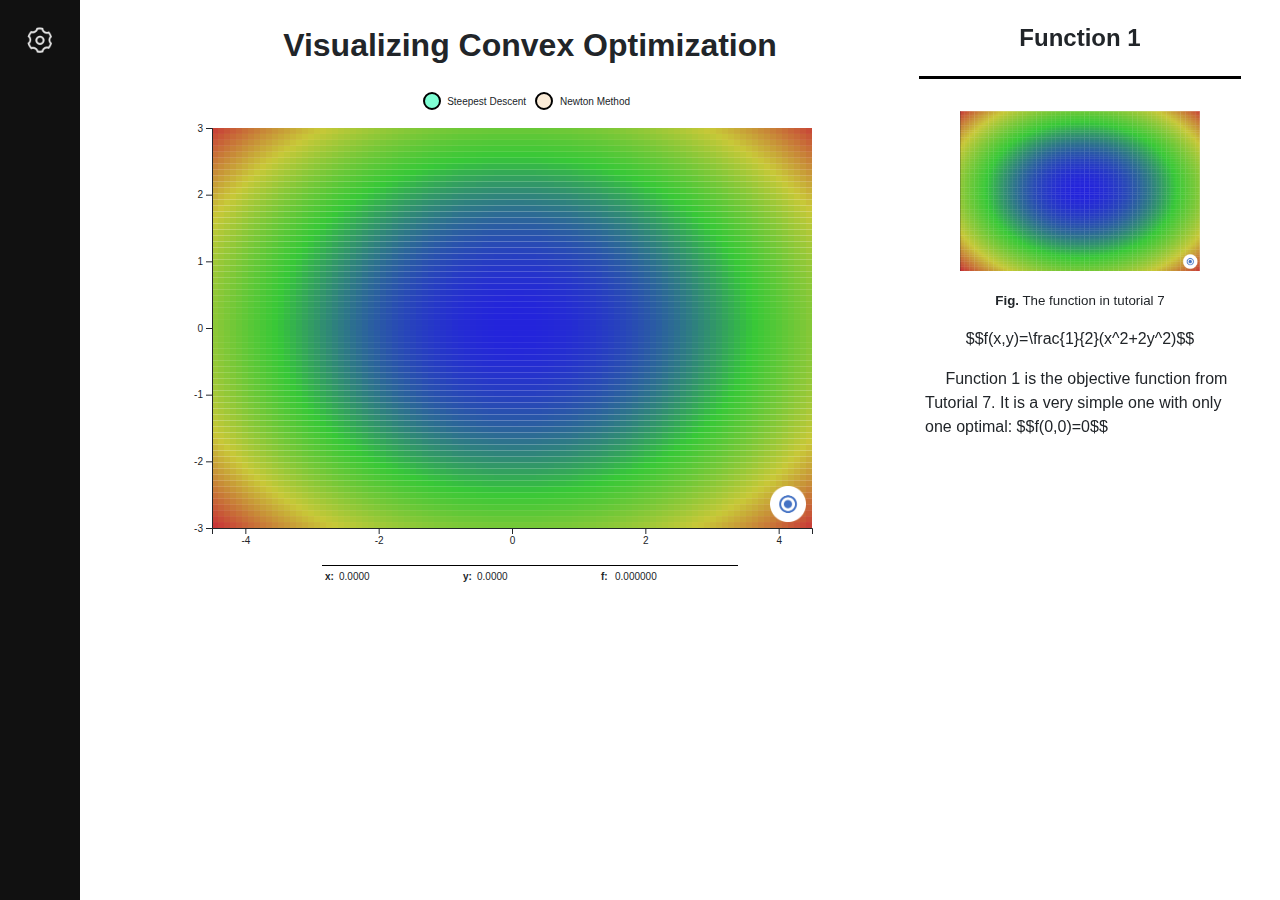
<file: index.html>
<!DOCTYPE html>
<html style="height: 100%">

<head>
    <meta charset="utf-8">
    <title>CS6491 Project</title>

    <!-- Template CSS -->
    <link rel="stylesheet" href="assets/css/style_basic.css" type="text/css" media="all">
</head>


<body>

    <!-- Side toolbox begins -->
    <div id="sideToolbox" class="sidetoolbox">
        <div id="toolboxBg" class="bg-rect"></div>
        <ul id="stb-list" class="stb-ul">
            <li>
                <a href="javascript:void(0)" onclick="toobox_func()" class="sidetoolbtn" title="Press ` to open tool bar">
                    <img src="assets/images/settings.png" height="40px" width="40px"></img>
                </a>
            </li>
            <li class="stb-li">
                <a href="#" class="toolbtn">Cursor</a>
                <ul class="stb-sub-ul">
                    <li id="cursor-move" class="stb-sub-li"><a href="#" onclick="set_cursor_type(this)">Move</a></li>
                    <li id="cursor-click" class="stb-sub-li"><a href="#" onclick="set_cursor_type(this)">Click</a></li>
                </ul>
            </li>
            <li class="stb-li">
                <a href="#" class="toolbtn">Function</a>
                <ul class="stb-sub-ul">
                    <li id="function1" class="stb-sub-li"><a href="#" onclick="set_obj_func(1)">Function 1</a></li>
                    <li id="function2" class="stb-sub-li"><a href="#" onclick="set_obj_func(2)">Function 2</a></li>
                    <li id="function3" class="stb-sub-li"><a href="#" onclick="set_obj_func(3)">Function 3</a></li>
                </ul>
            </li>
            <li class="stb-li">
                <a href="#" class="toolbtn">Algorithm</a>
                <ul class="stb-sub-ul">
                    <li class="stb-sub-li"><a href="https://en.wikipedia.org/wiki/Gradient_descent">Steepest Descent</a></li>
                    <li class="stb-sub-li"><a href="https://en.wikipedia.org/wiki/Newton%27s_method">Newton Method</a></li>
                </ul>
            </li>
            <li class="stb-li">
                <a href="#" class="toolbtn">About</a>
                <ul class="stb-sub-ul">
                    <li class="stb-sub-li"><a href="report.pdf">Report</a></li>
                </ul>
            </li>
        </ul>
    </div>
    <!-- Side toolbox ends -->
     
    <!-- Main content starts -->
    <div id="main">

        <!-- Visualization content starts -->
        <div class="canvas" onselectstart="return false;">
            <h1>Visualizing Convex Optimization</h1>
            <div id="canvas-header">
                <div style="position: relative; display: inline-block;">
                    <svg id="toggle0" class="opt-btn">
                        <circle cx="10" cy="10" r="8" stroke-width="2" stroke="black" fill="Aquamarine" onclick="show_hide_traj(0)"></circle>
                    </svg>
                    <span class="opt-lbl">&nbsp;&nbsp;Steepest Descent&nbsp;&nbsp;&nbsp;</span>
                    <svg id="toggle1" class="opt-btn">
                        <circle cx="10" cy="10" r="8" stroke-width="2" stroke="black" fill="AntiqueWhite" onclick="show_hide_traj(1)"></circle>
                    </svg>
                    <span class="opt-lbl">&nbsp;&nbsp;Newton Method&nbsp;&nbsp;&nbsp;</span>
                </div>
            </div>
            <div id="canvas-body"></div>
            <div id="canvas-coordinate">
                <table class="coord-table">
                    <tr>
                        <th>x:</th> <td id="curx">0.0000</td>
                        <th>y:</th> <td id="cury">0.0000</td>
                        <th>f:</th> <td id="curf">0.000000</td>
                    </tr>
                </table>
            </div>
            <div id="canvas-footer"></div>
        </div>
        <!-- Visualization content ends -->

    </div>
    <!-- Main content ends -->

    <div class="description">
        <h2 id="description-title">Function 1</h2>
        <hr style="FILTER:alpha(opacity=100,finishopacity=0,style=3)" width="80%"color=black SIZE=3></hr>
        <br/>
        <img id="description-image" src="assets/images/tutorial7_func.png" width="240"></img>
        <p style="font-size: smaller;"><b>Fig.</b><span id="desciption-image-cap">&nbsp;The function in tutorial 7</span></p>
        <p id="description-func">$$f(x,y)=\frac{1}{2}(x^2+2y^2)$$</p>
        <p style="text-align: left; padding: 0px 45px;"><span>&emsp;</span><span id="description-text">Function 1 is the objective function from Tutorial 7. It is a very simple one with only one optimal: $$f(0,0)=0$$</span></p>
    </div>
    
    <!-- <script src="https://d3js.org/d3.v5.min.js"></script> -->
    <!-- use local d3.js script file -->
    <script src="assets/js//d3.min.js"></script> 

    <script type="text/javascript" src="http://cdn.mathjax.org/mathjax/latest/MathJax.js?config=TeX-AMS-MML_HTMLorMML"></script>
    <script type="text/x-mathjax-config">
        MathJax.Hub.Config({
            tex2jax: {inlineMath: [['$','$'], ['\(','\)']]},
            "HTML-CSS": { linebreaks: { automatic: true } },
            SVG: { linebreaks: { automatic: true } }
        });
    </script>

    <script src="assets/js/optimize.js"></script>
    <script src="assets/js/heatmap.js"></script>

    <script type="text/javascript">
        const bg = d3.select("#toolboxBg");
        const main = d3.select("#main");
        const tool = d3.selectAll(".stb-li");
        const tb_btn = d3.select(".sidetoolbtn");

        var isNavOpen = false;

        function toobox_func() {
            if(isNavOpen){
                close_toolbox();
                isNavOpen = false;
            }else{
                open_toolbox();
                isNavOpen = true;
            }
        }

        function open_toolbox() {
            bg.style("width", "200px");
            main.style("margin-left", "120px");
            tb_btn.select("img").attr("src", "assets/images/close.png").attr("title", "Press ` to close tool bar");
            setTimeout(function(){ tool.style("visibility", "visible"); }, 360);
            isNavOpen = true;
        }
        
        function close_toolbox() {
            tool.style("visibility", "hidden");
            bg.style("width", "80px");
            main.style("margin-left", "0px");
            tb_btn.select("img").attr("src", "assets/images/settings.png").attr("title", "Press ` to open tool bar");
            
            isNavOpen = false;
        }
    </script>

    <script type="text/javascript">
        function hotkey(){
            var kc = window.event.keyCode;
            if(kc == 192){ // press the key "`"
                toobox_func();
            }
        }
        document.onkeydown = hotkey;
    </script>

</body>

</html>
</file>
<file: assets/css/style_basic.css>
body {
    margin: 0;
    font-family: -apple-system, BlinkMacSystemFont, "Segoe UI", Roboto, "Helvetica Neue", Arial, "Noto Sans", sans-serif, "Apple Color Emoji", "Segoe UI Emoji", "Segoe UI Symbol", "Noto Color Emoji";
    font-size: 1rem;
    font-weight: 400;
    line-height: 1.5;
    color: #212529;
    background-color: #fff; 
    transition: background-color .5s;
    margin-left: 80px;
    margin-right: 300px;
}

.canvas {
    text-align: center;
}

.opt-btn {
    float: left;
    width: 20px;
    height: 20px;
}

.opt-lbl {
    font-style: inherit;
    font-size: 10px;
    text-align: center;
    float: left;
    width: inherit;
    padding-top: 3px;
}

.stb-ul {
    margin: 0;
    padding: 0;
    list-style: none;
}

.stb-sub-ul {
    margin: 0;
    padding: 0;
    list-style: none;
}

.stb-ul .stb-li {
    position: relative;
    width: 200px;
    visibility: hidden;
}

.stb-li .stb-sub-ul {
    position: absolute;
    left: 200px; /* Set 1px less than menu width */
    top: 0;
    display: none;
}

.stb-sub-ul .stb-sub-li {
    position: relative;
    width: 200px;
    height: 52.8px;
}

.stb-li .stb-sub-ul .stb-sub-li a { 
    padding: 10px 8px 8px 16px;
    text-decoration: none;
    font-size: 20px;
    float: left;
    color: #d1d1d1;
    display: block;
} 

.stb-li .stb-sub-ul .stb-sub-li a:hover {
    color: #f1f1f1;
}

.stb-li:hover .stb-sub-ul, .stb-li.over .stb-sub-ul, .stb-li:hover, .stb-li:hover .toolbtn { 
    display: block; 
    color: #f1f1f1;
    background-color: #3b95ac;
} 

.sidetoolbox {
    height: 100%;
    width: 80px;
    position: fixed;
    /*z-index、top、left共同控制侧栏的悬浮（上方1，下方-1）*/
    z-index: 1;
    top: 0;
    left: 0;
    background-color: none;
    /* overflow-x: hidden; */
}

.sidetoolbox .bg-rect {
    height: 100%;
    width: 80px;
    position: fixed;
    z-index: -1;
    background-color: #111;
    transition: 0.4s;
}
 
.sidetoolbox .toolbtn {
    padding: 8px 8px 8px 20px;
    text-decoration: none;
    font-size: 25px;
    color: #818181;
    display: block;
}
 
/*侧栏标签和关闭按钮光标的效果*/
.sidetoolbox .toolbtn:hover, .offcanvas .toolbtn:focus{
    color: #f1f1f1;
}
 
/*侧栏和关闭按钮的位置选择器*/
.sidetoolbox .sidetoolbtn {
    padding: 20px 8px 8px 20px;
    width: 40px;
    display: block;
    transition: 0.3s; /*标签延迟0.3s显示*/
}

#main {
    transition: margin-left .4s;
}

.coord-table {
    border-top: 0.25px solid black;
    text-align: left;   
    margin: auto;
}

.coord-table th {
    width: 10px;
    font-size: 10px;
}

.coord-table td {
    width: 120px;
    font-size: 10px;
}

.description {
    height: 100%;
    width: 400px;
    position: fixed;
    /*z-index、top、left共同控制侧栏的悬浮（上方1，下方-1）*/
    z-index: 1;
    top: 0;
    right: 0;
    border: black;
    border-width: 10px;
    background-color: none;
    text-align: center;
}
</file>
